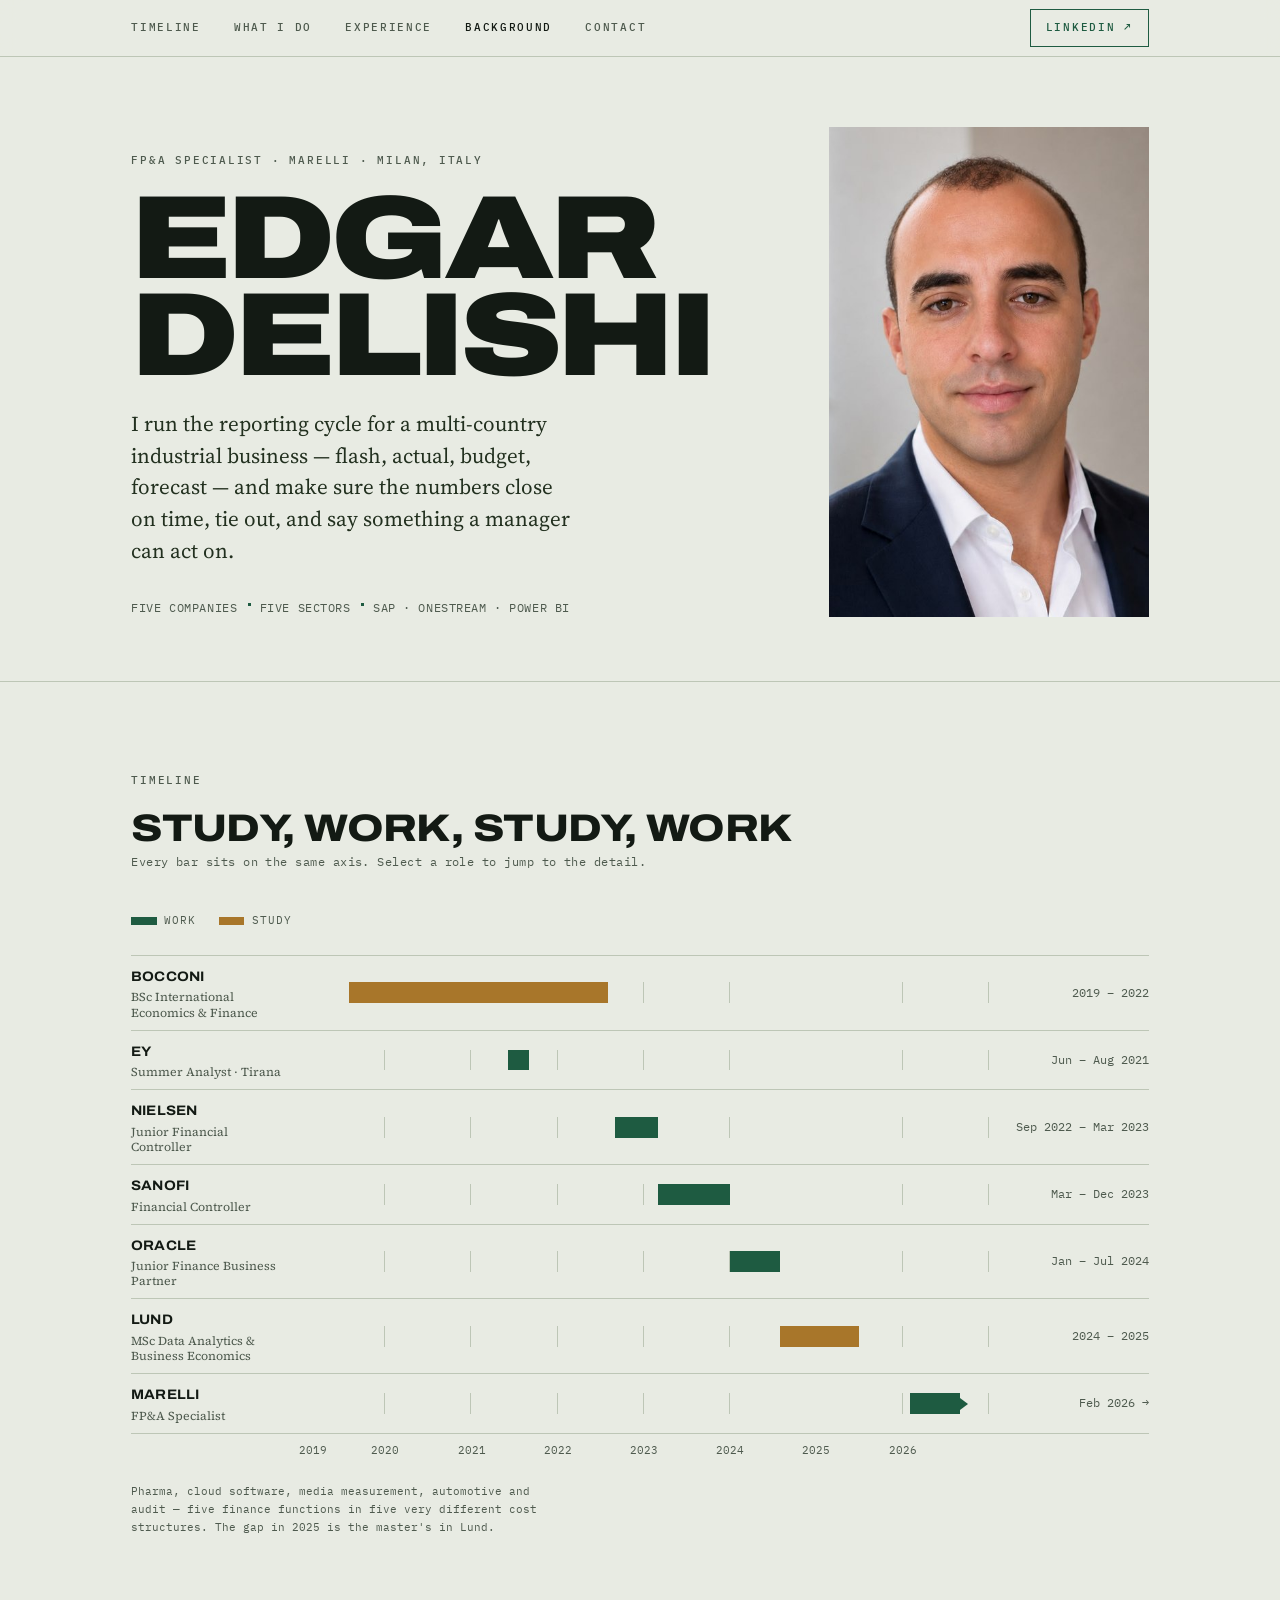
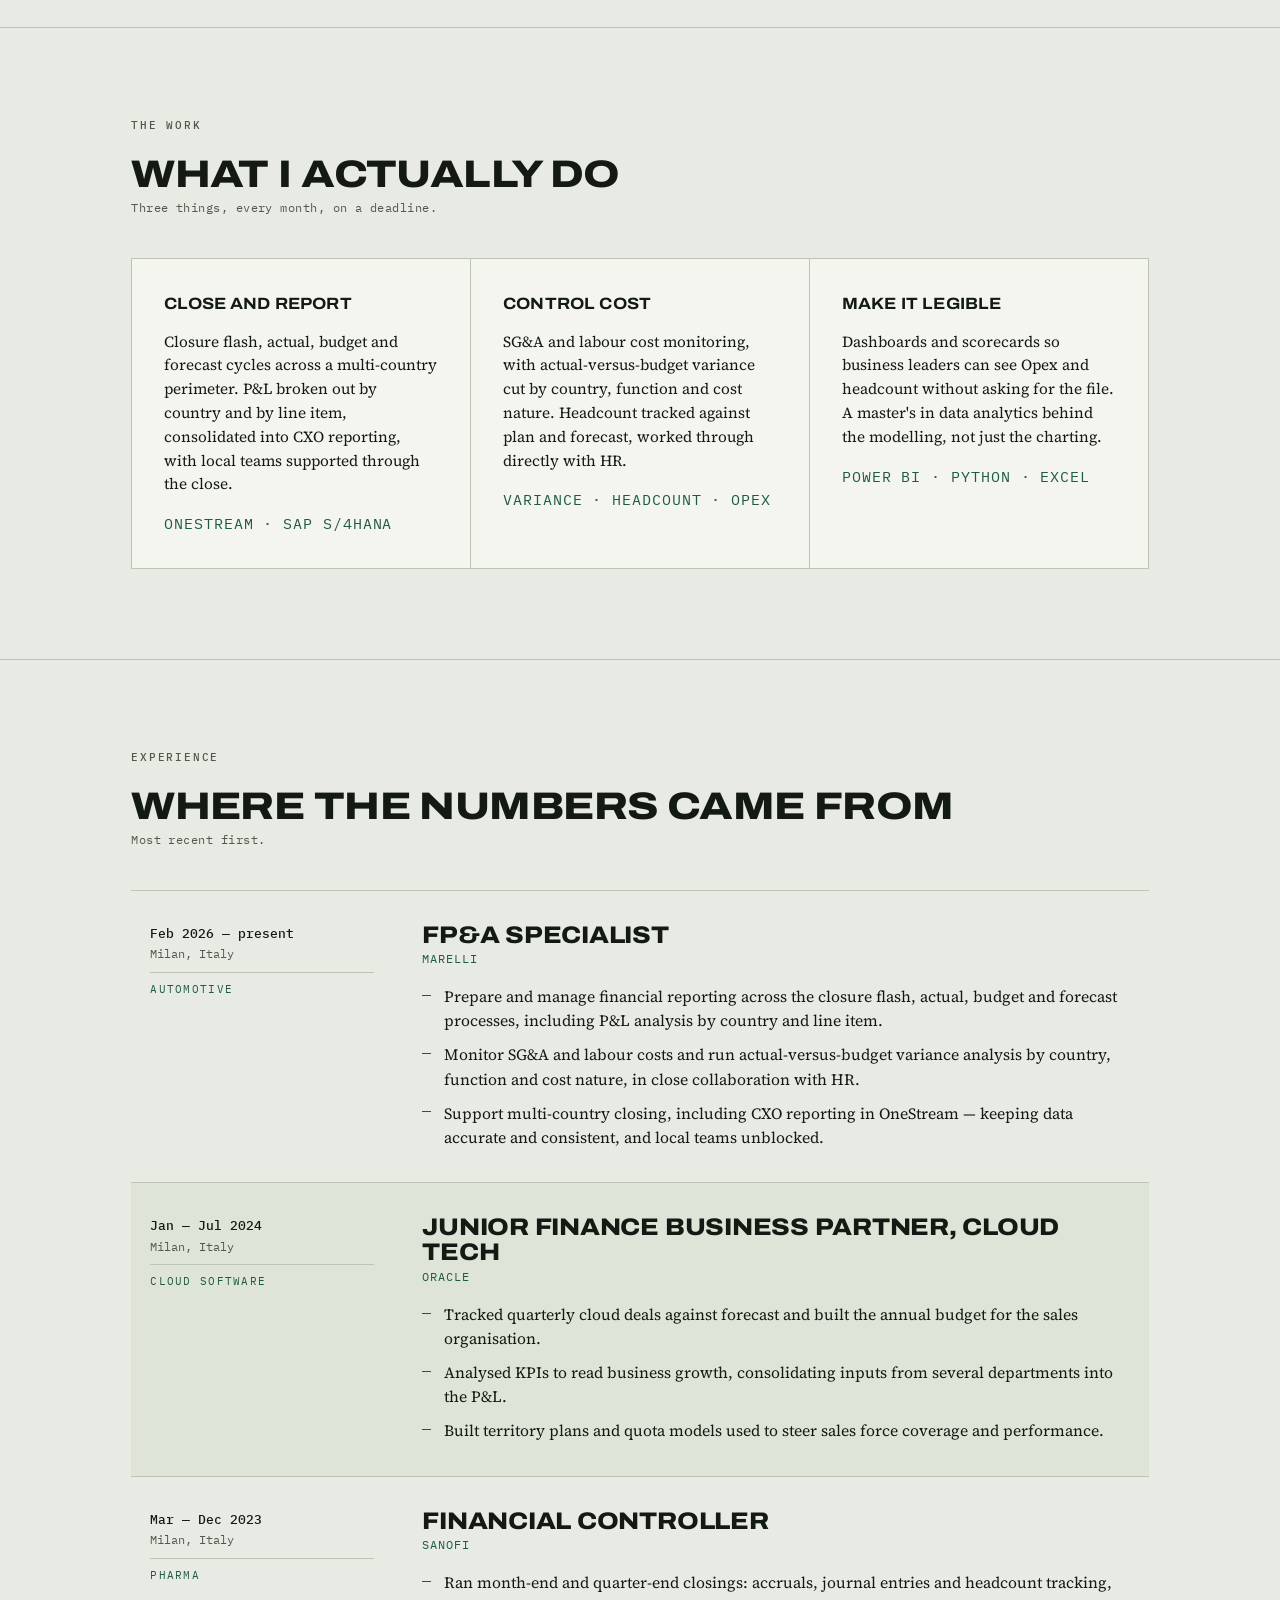
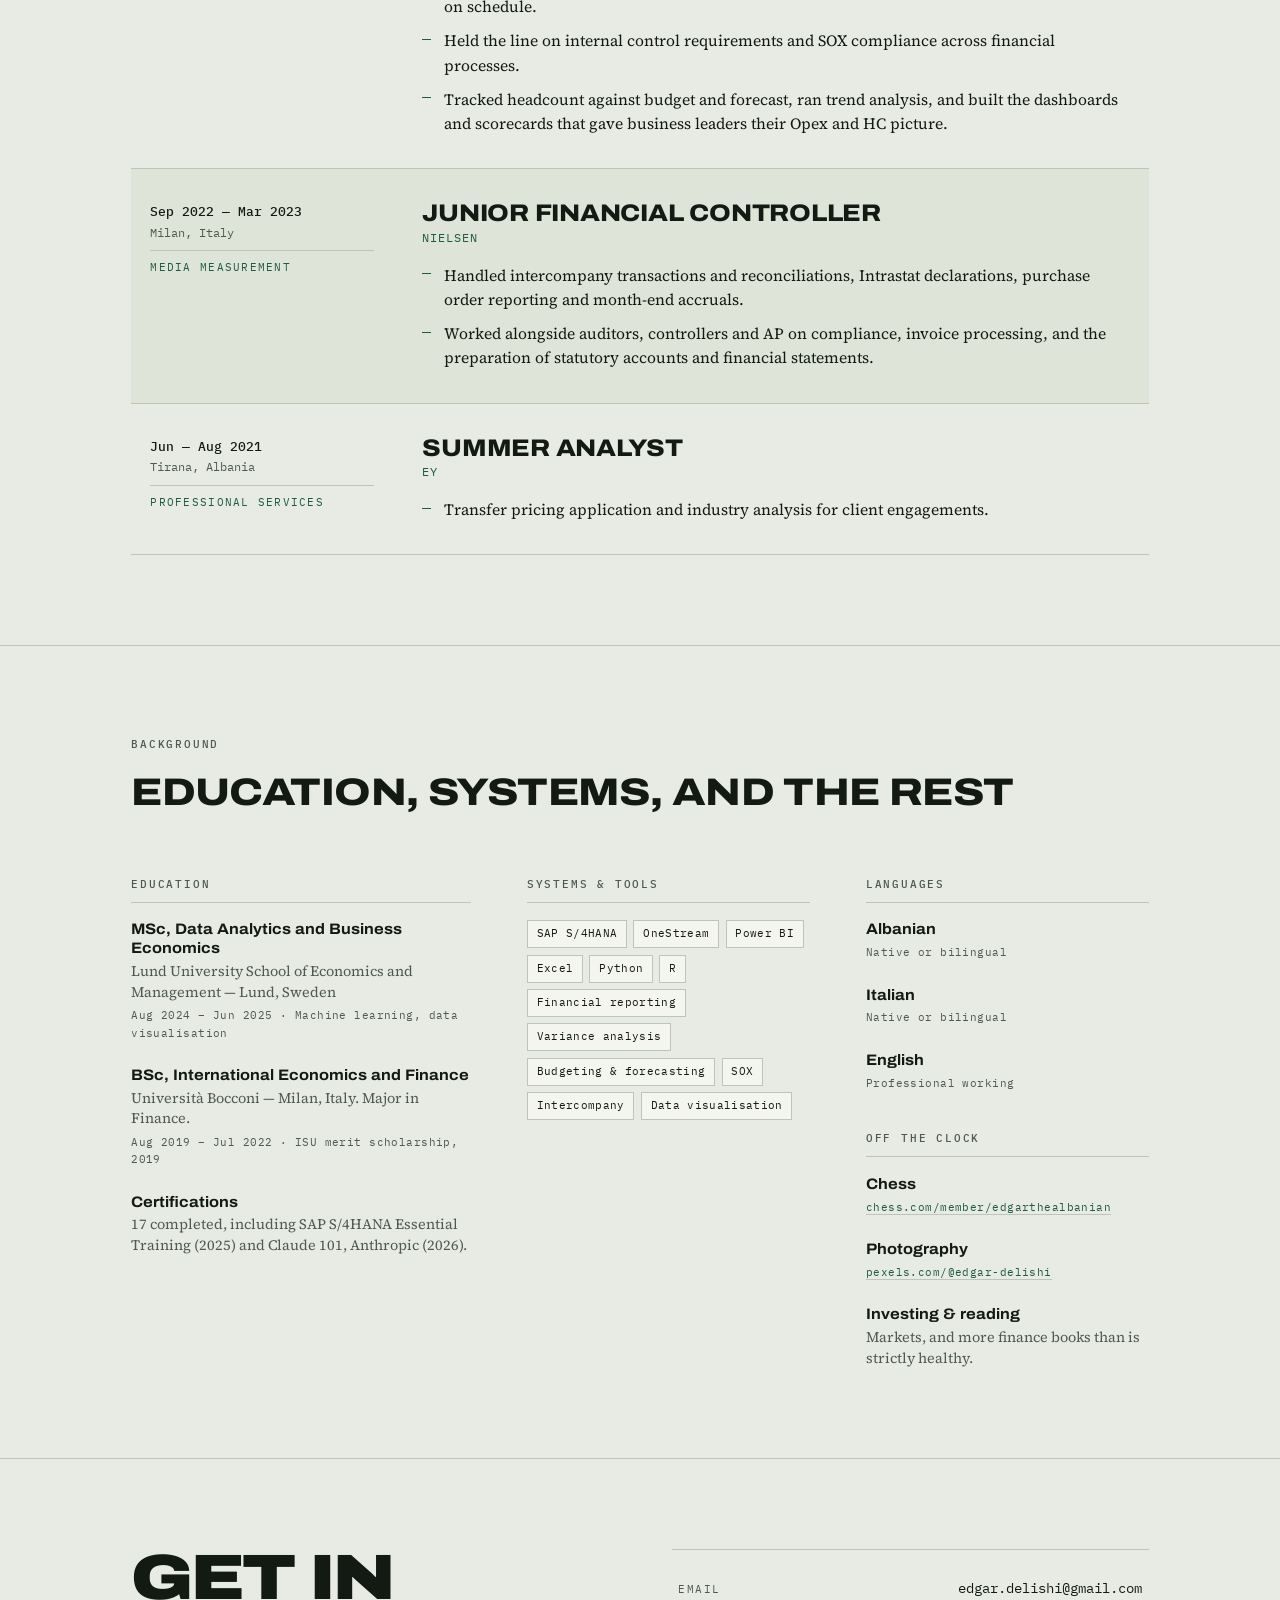
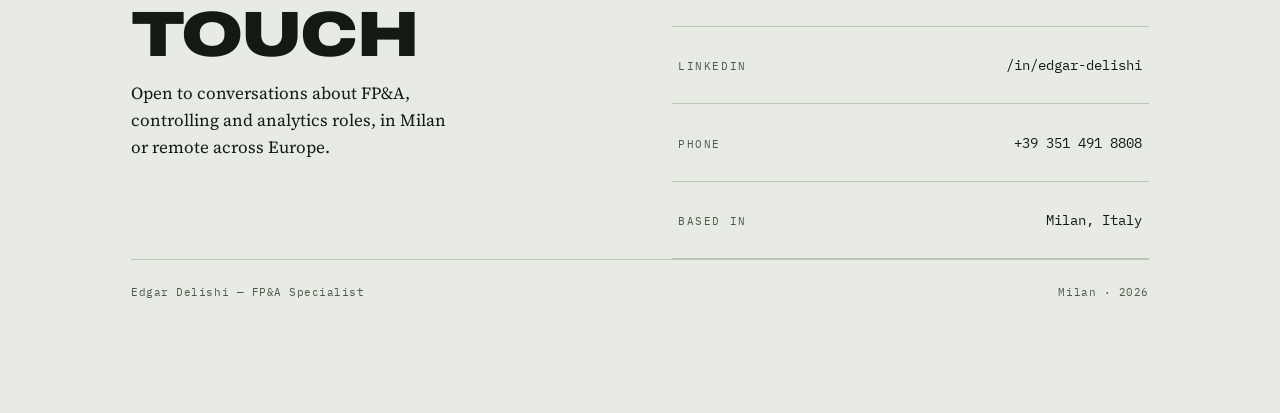
<file: index.html>
<!DOCTYPE html>
<html lang="en">
<head>
<meta charset="utf-8">
<meta name="viewport" content="width=device-width, initial-scale=1">
<title>Edgar Delishi — FP&amp;A Specialist, Milan</title>
<meta name="description" content="Edgar Delishi is an FP&amp;A specialist in Milan. Multi-country reporting cycles, P&amp;L and variance analysis, SG&amp;A and labour cost control across Marelli, Oracle, Sanofi and Nielsen.">
<meta property="og:title" content="Edgar Delishi — FP&amp;A Specialist">
<meta property="og:description" content="Multi-country reporting cycles, P&amp;L and variance analysis, cost control. Milan, Italy.">
<meta property="og:type" content="profile">
<link rel="preconnect" href="https://fonts.googleapis.com">
<link rel="preconnect" href="https://fonts.gstatic.com" crossorigin>
<link href="https://fonts.googleapis.com/css2?family=Archivo:wdth,wght@62..125,400..900&family=IBM+Plex+Mono:wght@400;500;600&family=Source+Serif+4:opsz,wght@8..60,300..600&display=swap" rel="stylesheet">
<style>
:root{
  --paper:#E8EBE3;
  --paper-2:#DFE4D8;
  --card:#F3F5EE;
  --ink:#131A14;
  --ink-2:#4E5A4E;
  --rule:#BDC6B6;
  --work:#1E5B41;
  --study:#A8762A;
  --measure:70rem;
  --display:'Archivo','Helvetica Neue',Arial,sans-serif;
  --body:'Source Serif 4',Georgia,serif;
  --mono:'IBM Plex Mono',ui-monospace,Menlo,monospace;
}
*{box-sizing:border-box}
html{scroll-behavior:smooth}
.nav{position:sticky;top:0;z-index:50;background:rgba(232,235,227,.9);-webkit-backdrop-filter:blur(10px);backdrop-filter:blur(10px);border-bottom:1px solid var(--rule)}
.nav-inner{display:flex;align-items:center;gap:clamp(1rem,2.6vw,2.2rem);height:3.5rem;overflow-x:auto;scrollbar-width:none;-ms-overflow-style:none}
.nav-inner::-webkit-scrollbar{display:none}
.nav a{font-family:var(--mono);font-size:.7rem;font-weight:500;letter-spacing:.15em;text-transform:uppercase;color:var(--ink-2);text-decoration:none;white-space:nowrap;transition:color .18s ease}
.nav a:hover,.nav a:focus-visible{color:var(--ink)}
.nav a.active{color:var(--ink)}
.nav .ext{margin-left:auto;padding:.55rem .95rem;border:1px solid var(--work);color:var(--work);transition:background .18s ease,color .18s ease}
.nav .ext:hover,.nav .ext:focus-visible{background:var(--work);color:var(--paper)}
section[id],article[id]{scroll-margin-top:4.5rem}
html{-webkit-text-size-adjust:100%}
body{
  margin:0;background:var(--paper);color:var(--ink);
  font-family:var(--body);font-size:17px;line-height:1.6;
  font-optical-sizing:auto;
  -webkit-font-smoothing:antialiased;
}
.wrap{max-width:var(--measure);margin:0 auto;padding:0 clamp(1.25rem,4vw,3.5rem)}

/* ---------- shared type ---------- */
.eyebrow{
  font-family:var(--mono);font-size:.7rem;letter-spacing:.16em;text-transform:uppercase;
  color:var(--ink-2);font-weight:500;margin:0 0 1.25rem;
}
h2.head{
  font-family:var(--display);font-variation-settings:'wdth' 118;font-weight:800;
  font-size:clamp(1.6rem,3.4vw,2.4rem);letter-spacing:-.015em;line-height:1;
  margin:0 0 .35rem;text-transform:uppercase;
}
.head-note{font-family:var(--mono);font-size:.72rem;color:var(--ink-2);letter-spacing:.04em;margin:0 0 2.5rem}
.band{padding:clamp(3.5rem,7vw,6rem) 0;border-top:1px solid var(--rule)}

/* ---------- hero ---------- */
.hero{padding:clamp(2.5rem,5.5vw,4.5rem) 0 clamp(2.5rem,5vw,4rem)}
.hero-grid{display:grid;grid-template-columns:minmax(0,1fr) 320px;gap:clamp(2rem,5vw,4rem);align-items:end}
h1{
  font-family:var(--display);font-variation-settings:'wdth' 122;font-weight:900;
  font-size:clamp(3rem,10.5vw,7.4rem);line-height:.82;letter-spacing:-.035em;
  margin:0 0 1.5rem;text-transform:uppercase;
}
h1 .ln{display:block}
.lead{font-size:clamp(1.05rem,1.9vw,1.32rem);line-height:1.5;max-width:41ch;margin:0 0 2rem;color:#22301F}
.facts{display:flex;flex-wrap:wrap;gap:.4rem 1.4rem;font-family:var(--mono);font-size:.72rem;letter-spacing:.05em;text-transform:uppercase;color:var(--ink-2);margin:0;padding:0;list-style:none}
.facts li{position:relative}
.facts li+li::before{content:"";position:absolute;left:-.75rem;top:.35em;width:3px;height:3px;background:var(--work)}
.portrait{margin:0}
.portrait img{display:block;width:100%;height:auto}

/* ---------- timeline (signature) ---------- */
.legend{display:flex;gap:1.4rem;font-family:var(--mono);font-size:.68rem;letter-spacing:.1em;text-transform:uppercase;color:var(--ink-2);margin:0 0 1.6rem}
.swatch{display:inline-block;width:1.6rem;height:.55rem;vertical-align:middle;margin-right:.45rem}
.sw-work{background:var(--work)}
.sw-study{background:var(--study)}
.tl{border-top:1px solid var(--rule)}
.tl-row{
  display:grid;grid-template-columns:9.5rem minmax(0,1fr) 9rem;align-items:center;gap:1rem;
  padding:.62rem 0;border-bottom:1px solid var(--rule);
  color:inherit;text-decoration:none;transition:background .18s ease;
}
.tl-row:hover,.tl-row:focus-visible{background:var(--paper-2)}
.tl-name{font-family:var(--display);font-variation-settings:'wdth' 108;font-weight:700;font-size:.86rem;letter-spacing:.01em;text-transform:uppercase}
.tl-role{display:block;font-family:var(--body);font-weight:400;text-transform:none;letter-spacing:0;font-size:.76rem;color:var(--ink-2);line-height:1.25;margin-top:.1rem}
.tl-track{position:relative;height:1.3rem;background:
  repeating-linear-gradient(90deg,transparent 0 calc(100%/8 - 1px),var(--rule) calc(100%/8 - 1px) calc(100%/8));}
.tl-bar{position:absolute;top:0;bottom:0;left:var(--l);width:var(--w);background:var(--work);transform:scaleX(0);transform-origin:left center;transition:transform .7s cubic-bezier(.2,.7,.2,1);transition-delay:calc(var(--i,0)*70ms)}
.tl-row[data-kind="study"] .tl-bar{background:var(--study)}
.tl.in .tl-bar{transform:scaleX(1)}
.tl-bar.ongoing::after{content:"";position:absolute;right:-.5rem;top:50%;transform:translateY(-50%);border-left:.5rem solid var(--work);border-top:.42rem solid transparent;border-bottom:.42rem solid transparent}
.tl-when{font-family:var(--mono);font-size:.72rem;color:var(--ink-2);text-align:right;white-space:nowrap}
.tl-axis{display:grid;grid-template-columns:9.5rem minmax(0,1fr) 9rem;gap:1rem;margin-top:.5rem}
.tl-axis-inner{position:relative;height:1rem}
.tl-tick{position:absolute;top:0;left:var(--l);transform:translateX(-50%);white-space:nowrap;font-family:var(--mono);font-size:.66rem;color:var(--ink-2)}
.tl-foot{font-family:var(--mono);font-size:.7rem;color:var(--ink-2);margin:1.6rem 0 0;max-width:60ch;line-height:1.6}

/* ---------- capability ---------- */
.cap{display:grid;grid-template-columns:repeat(3,1fr);gap:1px;background:var(--rule);border:1px solid var(--rule)}
.cap-item{background:var(--card);padding:clamp(1.4rem,2.5vw,2rem)}
.cap-item h3{font-family:var(--display);font-variation-settings:'wdth' 110;font-weight:700;font-size:1.02rem;text-transform:uppercase;letter-spacing:.01em;margin:0 0 .8rem}
.cap-item p{margin:0;font-size:.96rem;line-height:1.55}
.cap-tools{font-family:var(--mono);font-size:.68rem;letter-spacing:.06em;text-transform:uppercase;color:var(--work);margin-top:1rem!important}

/* ---------- experience ---------- */
.job{display:grid;grid-template-columns:14rem minmax(0,1fr);gap:1rem clamp(1.5rem,4vw,3rem);padding:clamp(1.5rem,3vw,2rem) clamp(.8rem,2vw,1.2rem);border-bottom:1px solid var(--rule)}
.job:first-of-type{border-top:1px solid var(--rule)}
.job:nth-of-type(even){background:var(--paper-2)}
.job-meta{font-family:var(--mono);font-size:.72rem;color:var(--ink-2);line-height:1.7}
.job-meta .sector{display:block;margin-top:.5rem;padding-top:.5rem;border-top:1px solid var(--rule);font-size:.66rem;letter-spacing:.12em;text-transform:uppercase;color:var(--work)}
.job-meta .yr{display:block;color:var(--ink);font-weight:500;font-size:.8rem}
.job h3{font-family:var(--display);font-variation-settings:'wdth' 112;font-weight:800;font-size:clamp(1.15rem,2.2vw,1.5rem);text-transform:uppercase;letter-spacing:-.01em;line-height:1.05;margin:0 0 .15rem}
.job .co{font-family:var(--mono);font-size:.74rem;letter-spacing:.08em;text-transform:uppercase;color:var(--work);margin:0 0 1rem}
.job ul{margin:0;padding:0;list-style:none}
.job li{position:relative;padding-left:1.35rem;margin-bottom:.6rem;font-size:.98rem;line-height:1.55}
.job li:last-child{margin-bottom:0}
.job li::before{content:"";position:absolute;left:0;top:.62em;width:.55rem;height:1px;background:var(--work)}

/* ---------- ledger columns ---------- */
.ledger{display:grid;grid-template-columns:1.2fr 1fr 1fr;gap:clamp(2rem,5vw,3.5rem)}
.ledger h3{font-family:var(--mono);font-size:.7rem;letter-spacing:.16em;text-transform:uppercase;color:var(--ink-2);font-weight:500;margin:0 0 1.1rem;padding-bottom:.5rem;border-bottom:1px solid var(--rule)}
.entry{margin-bottom:1.5rem}
.entry:last-child{margin-bottom:0}
.entry .t{font-family:var(--display);font-variation-settings:'wdth' 108;font-weight:700;font-size:.95rem;line-height:1.25;margin:0}
.entry .s{margin:.15rem 0 0;font-size:.9rem;color:var(--ink-2);line-height:1.45}
.entry .d{font-family:var(--mono);font-size:.68rem;color:var(--ink-2);letter-spacing:.04em;margin:.3rem 0 0}
.entry a{color:var(--work);text-decoration:none;border-bottom:1px solid var(--rule);transition:border-color .18s ease}
.entry a:hover,.entry a:focus-visible{border-color:var(--work)}
.taglist{display:flex;flex-wrap:wrap;gap:.4rem}
.taglist span{font-family:var(--mono);font-size:.7rem;letter-spacing:.03em;padding:.25rem .55rem;border:1px solid var(--rule);background:var(--card)}

/* ---------- contact ---------- */
.contact{padding:clamp(3.5rem,7vw,6rem) 0 clamp(2.5rem,5vw,4rem);border-top:1px solid var(--rule)}
.contact-grid{display:grid;grid-template-columns:minmax(0,1fr) minmax(0,1fr);gap:clamp(2rem,5vw,4rem);align-items:start}
.contact h2{font-family:var(--display);font-variation-settings:'wdth' 120;font-weight:900;font-size:clamp(2rem,6vw,4rem);line-height:.9;letter-spacing:-.03em;text-transform:uppercase;margin:0 0 1rem}
.contact p{margin:0 0 2rem;max-width:36ch}
.clist{list-style:none;margin:0;padding:0;border-top:1px solid var(--rule)}
.clist li{border-bottom:1px solid var(--rule)}
.clist a,.clist span{display:flex;justify-content:space-between;gap:1rem;align-items:baseline;padding:.85rem .2rem;font-family:var(--mono);font-size:.86rem;color:var(--ink);text-decoration:none;transition:padding-left .18s ease,color .18s ease}
.clist a:hover,.clist a:focus-visible{padding-left:.7rem;color:var(--work)}
.clist .k{font-size:.68rem;letter-spacing:.14em;text-transform:uppercase;color:var(--ink-2)}
footer{border-top:1px solid var(--rule);padding:1.5rem 0 3rem;font-family:var(--mono);font-size:.66rem;letter-spacing:.05em;color:var(--ink-2);display:flex;justify-content:space-between;flex-wrap:wrap;gap:.5rem}

a:focus-visible,.tl-row:focus-visible{outline:2px solid var(--work);outline-offset:3px}

/* ---------- responsive ---------- */
@media (max-width:960px){
  .hero-grid{grid-template-columns:minmax(0,1fr) 250px}
  .cap{grid-template-columns:1fr}
  .ledger{grid-template-columns:1fr 1fr}
}
@media (max-width:760px){
  body{font-size:16px}
  .hero-grid{grid-template-columns:1fr;align-items:start}
  .portrait{max-width:210px;margin-top:.5rem}
  .nav-inner{gap:.9rem;height:3.1rem}
  .nav a{font-size:.62rem;letter-spacing:.1em}
  .nav a[href="#work"],.nav a[href="#education"]{display:none}
  .nav .ext{padding:.45rem .7rem}
  section[id],article[id]{scroll-margin-top:3.6rem}
  .facts{flex-direction:column;gap:.3rem}
  .facts li+li::before{display:none}
  .job{grid-template-columns:1fr;gap:.6rem}
  .job-meta{display:flex;flex-wrap:wrap;align-items:baseline;gap:.2rem .9rem}
  .job-meta .sector{border:0;margin:0;padding:0}
  .job-meta .yr{display:inline}
  .contact-grid{grid-template-columns:1fr}
  .tl-row{grid-template-columns:minmax(0,1fr) auto;gap:.35rem .8rem;padding:.75rem 0}
  .tl-track{grid-column:1/-1;order:3}
  .tl-when{order:2}
  .tl-axis{grid-template-columns:1fr}
  .ledger{grid-template-columns:1fr}
}
@media (prefers-reduced-motion:reduce){
  html{scroll-behavior:auto}
  *{transition-duration:.001ms!important;animation-duration:.001ms!important}
  .tl-bar{transform:scaleX(1)}
}
@media print{
  body{background:#fff}
  .nav{display:none}
  .band,.contact{padding:1.5rem 0}
  .tl-bar{transform:scaleX(1)}
}
</style>
</head>
<body>

<nav class="nav" aria-label="Sections">
  <div class="wrap nav-inner">
    <a href="#timeline">Timeline</a>
    <a href="#work">What I do</a>
    <a href="#experience">Experience</a>
    <a href="#education">Background</a>
    <a href="#contact">Contact</a>
    <a class="ext" href="https://www.linkedin.com/in/edgar-delishi/" rel="me">LinkedIn &#8599;</a>
  </div>
</nav>

<header class="hero">
  <div class="wrap">
    <div class="hero-grid">
      <div>
        <p class="eyebrow">FP&amp;A Specialist · Marelli · Milan, Italy</p>
        <h1><span class="ln">Edgar</span><span class="ln">Delishi</span></h1>
        <p class="lead">I run the reporting cycle for a multi-country industrial business — flash, actual, budget, forecast — and make sure the numbers close on time, tie out, and say something a manager can act on.</p>
        <ul class="facts">
          <li>Five companies</li>
          <li>Five sectors</li>
          <li>SAP · OneStream · Power BI</li>
        </ul>
      </div>
      <div class="portrait">
        <img src="[data-uri]" alt="Portrait of Edgar Delishi." width="470" height="719">
      </div>
    </div>
  </div>
</header>

<section class="band" id="timeline" aria-labelledby="path-h">
  <div class="wrap">
    <p class="eyebrow">Timeline</p>
    <h2 class="head" id="path-h">Study, work, study, work</h2>
    <p class="head-note">Every bar sits on the same axis. Select a role to jump to the detail.</p>

    <div class="legend">
      <span><i class="swatch sw-work"></i>Work</span>
      <span><i class="swatch sw-study"></i>Study</span>
    </div>

    <div class="tl" id="tl">
      <a class="tl-row" href="#education" data-kind="study">
        <span class="tl-name">Bocconi<span class="tl-role">BSc International Economics &amp; Finance</span></span>
        <span class="tl-track"><span class="tl-bar" style="--l:7.29%;--w:37.5%;--i:0"></span></span>
        <span class="tl-when">2019 – 2022</span>
      </a>
      <a class="tl-row" href="#ey" data-kind="work">
        <span class="tl-name">EY<span class="tl-role">Summer Analyst · Tirana</span></span>
        <span class="tl-track"><span class="tl-bar" style="--l:30.21%;--w:3.13%;--i:1"></span></span>
        <span class="tl-when">Jun – Aug 2021</span>
      </a>
      <a class="tl-row" href="#nielsen" data-kind="work">
        <span class="tl-name">Nielsen<span class="tl-role">Junior Financial Controller</span></span>
        <span class="tl-track"><span class="tl-bar" style="--l:45.83%;--w:6.25%;--i:2"></span></span>
        <span class="tl-when">Sep 2022 – Mar 2023</span>
      </a>
      <a class="tl-row" href="#sanofi" data-kind="work">
        <span class="tl-name">Sanofi<span class="tl-role">Financial Controller</span></span>
        <span class="tl-track"><span class="tl-bar" style="--l:52.08%;--w:10.42%;--i:3"></span></span>
        <span class="tl-when">Mar – Dec 2023</span>
      </a>
      <a class="tl-row" href="#oracle" data-kind="work">
        <span class="tl-name">Oracle<span class="tl-role">Junior Finance Business Partner</span></span>
        <span class="tl-track"><span class="tl-bar" style="--l:62.5%;--w:7.29%;--i:4"></span></span>
        <span class="tl-when">Jan – Jul 2024</span>
      </a>
      <a class="tl-row" href="#education" data-kind="study">
        <span class="tl-name">Lund<span class="tl-role">MSc Data Analytics &amp; Business Economics</span></span>
        <span class="tl-track"><span class="tl-bar" style="--l:69.79%;--w:11.46%;--i:5"></span></span>
        <span class="tl-when">2024 – 2025</span>
      </a>
      <a class="tl-row" href="#marelli" data-kind="work">
        <span class="tl-name">Marelli<span class="tl-role">FP&amp;A Specialist</span></span>
        <span class="tl-track"><span class="tl-bar ongoing" style="--l:88.54%;--w:7.29%;--i:6"></span></span>
        <span class="tl-when">Feb 2026 →</span>
      </a>
    </div>

    <div class="tl-axis" aria-hidden="true">
      <span></span>
      <span class="tl-axis-inner">
        <span class="tl-tick" style="--l:0%;transform:none">2019</span>
        <span class="tl-tick" style="--l:12.5%">2020</span>
        <span class="tl-tick" style="--l:25.0%">2021</span>
        <span class="tl-tick" style="--l:37.5%">2022</span>
        <span class="tl-tick" style="--l:50.0%">2023</span>
        <span class="tl-tick" style="--l:62.5%">2024</span>
        <span class="tl-tick" style="--l:75.0%">2025</span>
        <span class="tl-tick" style="--l:87.5%">2026</span>
      </span>
      <span></span>
    </div>

    <p class="tl-foot">Pharma, cloud software, media measurement, automotive and audit — five finance functions in five very different cost structures. The gap in 2025 is the master's in Lund.</p>
  </div>
</section>

<section class="band" id="work" aria-labelledby="do-h">
  <div class="wrap">
    <p class="eyebrow">The work</p>
    <h2 class="head" id="do-h">What I actually do</h2>
    <p class="head-note">Three things, every month, on a deadline.</p>
    <div class="cap">
      <div class="cap-item">
        <h3>Close and report</h3>
        <p>Closure flash, actual, budget and forecast cycles across a multi-country perimeter. P&amp;L broken out by country and by line item, consolidated into CXO reporting, with local teams supported through the close.</p>
        <p class="cap-tools">OneStream · SAP S/4HANA</p>
      </div>
      <div class="cap-item">
        <h3>Control cost</h3>
        <p>SG&amp;A and labour cost monitoring, with actual-versus-budget variance cut by country, function and cost nature. Headcount tracked against plan and forecast, worked through directly with HR.</p>
        <p class="cap-tools">Variance · Headcount · Opex</p>
      </div>
      <div class="cap-item">
        <h3>Make it legible</h3>
        <p>Dashboards and scorecards so business leaders can see Opex and headcount without asking for the file. A master's in data analytics behind the modelling, not just the charting.</p>
        <p class="cap-tools">Power BI · Python · Excel</p>
      </div>
    </div>
  </div>
</section>

<section class="band" id="experience" aria-labelledby="exp-h">
  <div class="wrap">
    <p class="eyebrow">Experience</p>
    <h2 class="head" id="exp-h">Where the numbers came from</h2>
    <p class="head-note">Most recent first.</p>

    <article class="job" id="marelli">
      <div class="job-meta"><span class="yr">Feb 2026 — present</span> Milan, Italy <span class="sector">Automotive</span></div>
      <div>
        <h3>FP&amp;A Specialist</h3>
        <p class="co">Marelli</p>
        <ul>
          <li>Prepare and manage financial reporting across the closure flash, actual, budget and forecast processes, including P&amp;L analysis by country and line item.</li>
          <li>Monitor SG&amp;A and labour costs and run actual-versus-budget variance analysis by country, function and cost nature, in close collaboration with HR.</li>
          <li>Support multi-country closing, including CXO reporting in OneStream — keeping data accurate and consistent, and local teams unblocked.</li>
        </ul>
      </div>
    </article>

    <article class="job" id="oracle">
      <div class="job-meta"><span class="yr">Jan — Jul 2024</span> Milan, Italy <span class="sector">Cloud software</span></div>
      <div>
        <h3>Junior Finance Business Partner, Cloud Tech</h3>
        <p class="co">Oracle</p>
        <ul>
          <li>Tracked quarterly cloud deals against forecast and built the annual budget for the sales organisation.</li>
          <li>Analysed KPIs to read business growth, consolidating inputs from several departments into the P&amp;L.</li>
          <li>Built territory plans and quota models used to steer sales force coverage and performance.</li>
        </ul>
      </div>
    </article>

    <article class="job" id="sanofi">
      <div class="job-meta"><span class="yr">Mar — Dec 2023</span> Milan, Italy <span class="sector">Pharma</span></div>
      <div>
        <h3>Financial Controller</h3>
        <p class="co">Sanofi</p>
        <ul>
          <li>Ran month-end and quarter-end closings: accruals, journal entries and headcount tracking, on schedule.</li>
          <li>Held the line on internal control requirements and SOX compliance across financial processes.</li>
          <li>Tracked headcount against budget and forecast, ran trend analysis, and built the dashboards and scorecards that gave business leaders their Opex and HC picture.</li>
        </ul>
      </div>
    </article>

    <article class="job" id="nielsen">
      <div class="job-meta"><span class="yr">Sep 2022 — Mar 2023</span> Milan, Italy <span class="sector">Media measurement</span></div>
      <div>
        <h3>Junior Financial Controller</h3>
        <p class="co">Nielsen</p>
        <ul>
          <li>Handled intercompany transactions and reconciliations, Intrastat declarations, purchase order reporting and month-end accruals.</li>
          <li>Worked alongside auditors, controllers and AP on compliance, invoice processing, and the preparation of statutory accounts and financial statements.</li>
        </ul>
      </div>
    </article>

    <article class="job" id="ey">
      <div class="job-meta"><span class="yr">Jun — Aug 2021</span> Tirana, Albania <span class="sector">Professional services</span></div>
      <div>
        <h3>Summer Analyst</h3>
        <p class="co">EY</p>
        <ul>
          <li>Transfer pricing application and industry analysis for client engagements.</li>
        </ul>
      </div>
    </article>
  </div>
</section>

<section class="band" id="education" aria-labelledby="ed-h">
  <div class="wrap">
    <p class="eyebrow">Background</p>
    <h2 class="head" id="ed-h">Education, systems, and the rest</h2>
    <p class="head-note">&nbsp;</p>
    <div class="ledger">
      <div>
        <h3>Education</h3>
        <div class="entry">
          <p class="t">MSc, Data Analytics and Business Economics</p>
          <p class="s">Lund University School of Economics and Management — Lund, Sweden</p>
          <p class="d">Aug 2024 – Jun 2025 · Machine learning, data visualisation</p>
        </div>
        <div class="entry">
          <p class="t">BSc, International Economics and Finance</p>
          <p class="s">Università Bocconi — Milan, Italy. Major in Finance.</p>
          <p class="d">Aug 2019 – Jul 2022 · ISU merit scholarship, 2019</p>
        </div>
        <div class="entry">
          <p class="t">Certifications</p>
          <p class="s">17 completed, including SAP S/4HANA Essential Training (2025) and Claude 101, Anthropic (2026).</p>
        </div>
      </div>
      <div>
        <h3>Systems &amp; tools</h3>
        <div class="taglist">
          <span>SAP S/4HANA</span><span>OneStream</span><span>Power BI</span>
          <span>Excel</span><span>Python</span><span>R</span>
          <span>Financial reporting</span><span>Variance analysis</span>
          <span>Budgeting &amp; forecasting</span><span>SOX</span>
          <span>Intercompany</span><span>Data visualisation</span>
        </div>
      </div>
      <div>
        <h3>Languages</h3>
        <div class="entry">
          <p class="t">Albanian</p><p class="d">Native or bilingual</p>
        </div>
        <div class="entry">
          <p class="t">Italian</p><p class="d">Native or bilingual</p>
        </div>
        <div class="entry">
          <p class="t">English</p><p class="d">Professional working</p>
        </div>

        <h3 style="margin-top:2.4rem">Off the clock</h3>
        <div class="entry">
          <p class="t">Chess</p>
          <p class="d"><a href="https://www.chess.com/member/edgarthealbanian">chess.com/member/edgarthealbanian</a></p>
        </div>
        <div class="entry">
          <p class="t">Photography</p>
          <p class="d"><a href="https://www.pexels.com/@edgar-delishi-346902761/">pexels.com/@edgar-delishi</a></p>
        </div>
        <div class="entry">
          <p class="t">Investing &amp; reading</p>
          <p class="s">Markets, and more finance books than is strictly healthy.</p>
        </div>
      </div>
    </div>
  </div>
</section>

<section class="contact" id="contact">
  <div class="wrap">
    <div class="contact-grid">
      <div>
        <h2>Get in touch</h2>
        <p>Open to conversations about FP&amp;A, controlling and analytics roles, in Milan or remote across Europe.</p>
      </div>
      <ul class="clist">
        <li><a href="mailto:edgar.delishi@gmail.com"><span class="k">Email</span><span>edgar.delishi@gmail.com</span></a></li>
        <li><a href="https://www.linkedin.com/in/edgar-delishi/" rel="me"><span class="k">LinkedIn</span><span>/in/edgar-delishi</span></a></li>
        <li><a href="tel:+393514918808"><span class="k">Phone</span><span>+39 351 491 8808</span></a></li>
        <li><span><span class="k">Based in</span><span>Milan, Italy</span></span></li>
      </ul>
    </div>
  </div>
  <div class="wrap">
    <footer>
      <span>Edgar Delishi — FP&amp;A Specialist</span>
      <span>Milan · 2026</span>
    </footer>
  </div>
</section>

<script>
(function(){
  var tl = document.getElementById('tl');
  if(!tl) return;
  if(!('IntersectionObserver' in window)){ tl.classList.add('in'); return; }
  var io = new IntersectionObserver(function(entries){
    entries.forEach(function(e){
      if(e.isIntersecting){ e.target.classList.add('in'); io.unobserve(e.target); }
    });
  },{threshold:0.25});
  io.observe(tl);
})();

(function(){
  var links = Array.prototype.slice.call(document.querySelectorAll('.nav a[href^="#"]'));
  if(!links.length || !('IntersectionObserver' in window)) return;
  var map = {};
  links.forEach(function(a){
    var el = document.getElementById(a.getAttribute('href').slice(1));
    if(el) map[el.id] = a;
  });
  var spy = new IntersectionObserver(function(entries){
    entries.forEach(function(e){
      if(e.isIntersecting){
        links.forEach(function(l){ l.classList.remove('active'); });
        if(map[e.target.id]) map[e.target.id].classList.add('active');
      }
    });
  },{rootMargin:'-20% 0px -70% 0px'});
  Object.keys(map).forEach(function(id){ spy.observe(document.getElementById(id)); });
})();
</script>
</body>
</html>
</file>
